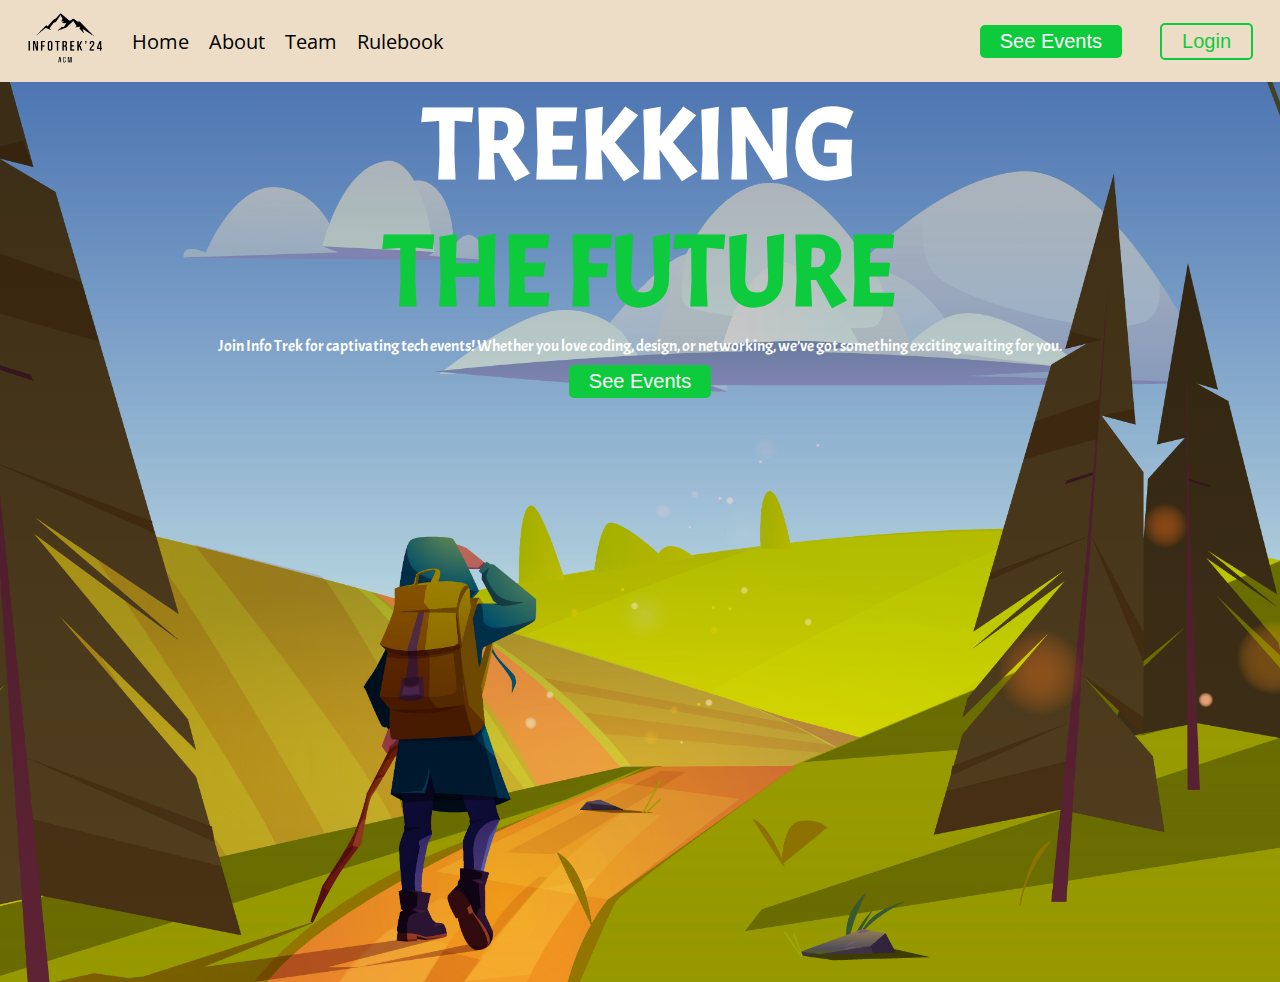
<file: index.html>
<!DOCTYPE html>
<html lang="en">
    <head>
        <meta charset="utf-8">
        <meta name="viewport" content="width=device-width, initial-scale=1, shrink-to-fit=no">
        <title>INFOTREK'24</title>

        <link href='https://fonts.googleapis.com/css?family=Acme' rel='stylesheet'>
        <link rel="stylesheet" href="style.css">
    </head>
    <body style="font-family: 'Acme';">
    <div class="navbar">
        <div class="navbar-left">
            <a href="index.html" class="navbar-image"><img src="images/infotrekdarklogo.png" alt="infotrek logo"></a>
            <a href="index.html">Home</a>
            <a href="about.html">About</a>
            <a href="team.html">Team</a>
            <a href="https://backend.infotrek24.tech/public/pdfs/rulebook.pdf">Rulebook</a>
        </div>

        <div class="navbar-right">
            <a href="events.html" class="navbar-button"><button>See Events</button></a>
            <a href="login.html" class="navbar-button btn-login"><button>Login</button></a>
        </div>
    </div>

        <div class="main-body home-page" style="height: 100vh;background: linear-gradient(to top, #cbc6c600, #0000004d),
                        url('images/801.jpg') no-repeat left center;background-size: cover;">
            <p class="white-heading">TREKKING</p>
            <p class="green-heading">THE FUTURE</p>
            <p style="color: white;">Join Info Trek for captivating tech events! Whether you love coding, design, or networking, we’ve got something exciting waiting for you.</p>
            <a href="events.html"><button>See Events</button></a>
        </div>

        
    </body>
</html>
</file>
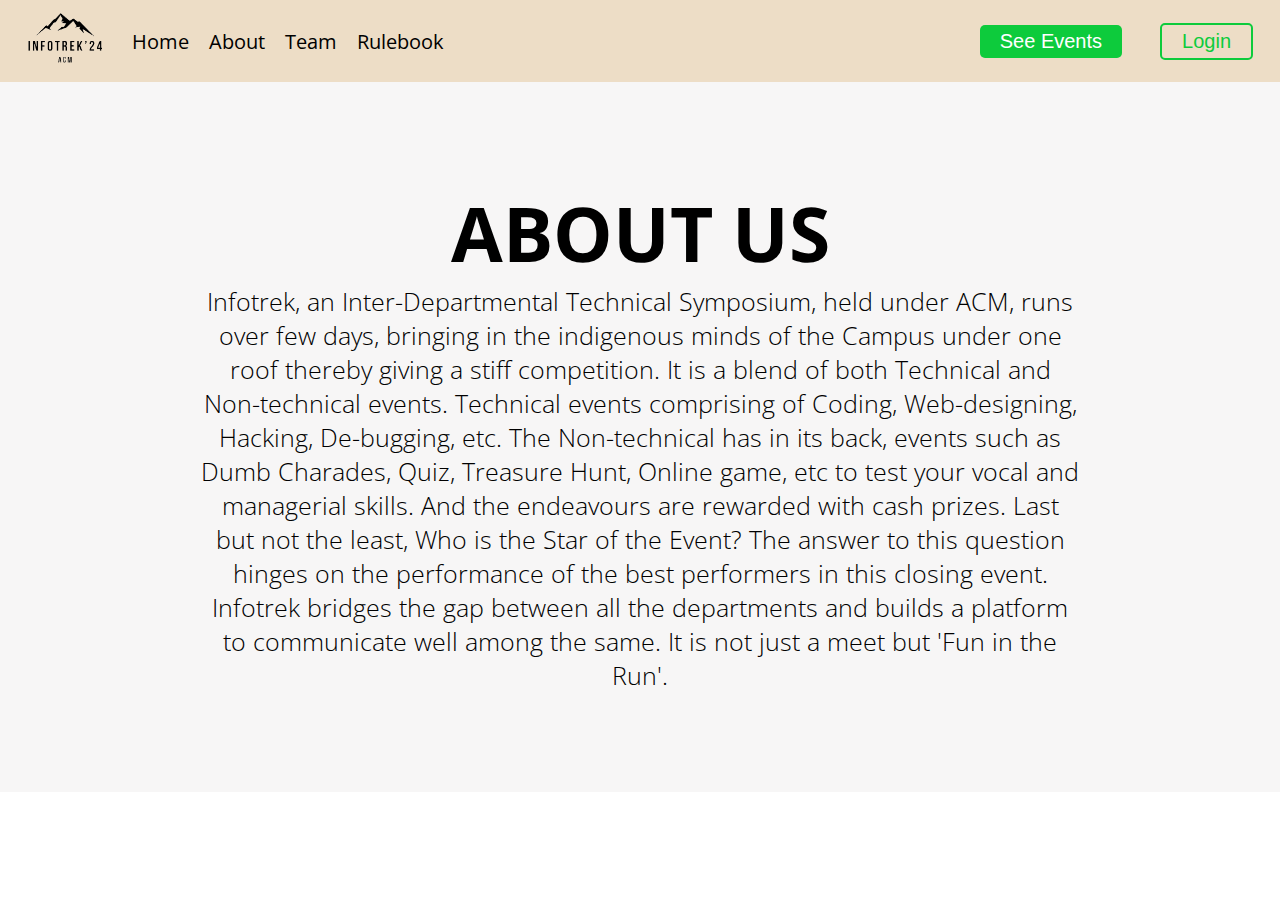
<file: about.html>
<!DOCTYPE html>
<html lang="en">

<head>
    <title>INFOTREK'24</title>

    <link href='https://fonts.googleapis.com/css?family=Acme' rel='stylesheet'>
    <link rel="stylesheet" href="style.css">
</head>

<body>

    <div class="navbar">
        <div class="navbar-left">
            <a href="index.html" class="navbar-image"><img src="images/infotrekdarklogo.png" alt="infotrek logo"></a>
            <a href="index.html">Home</a>
            <a href="about.html">About</a>
            <a href="team.html">Team</a>
            <a href="https://backend.infotrek24.tech/public/pdfs/rulebook.pdf">Rulebook</a>
        </div>

        <div class="navbar-right">
            <a href="events.html" class="navbar-button"><button>See Events</button></a>
            <a href="login.html" class="navbar-button btn-login"><button>Login</button></a>
        </div>
    </div>

    <div class="main-body">
        <div class="justify-center" style="padding: 100px 200px;">
            <h1>ABOUT US</h1>
            <p>Infotrek, an Inter-Departmental Technical Symposium, held under ACM, runs over few days, bringing in the
                indigenous minds of the Campus under one roof thereby giving a stiff competition. It is a blend of both
                Technical and Non-technical events. Technical events comprising of Coding, Web-designing, Hacking,
                De-bugging, etc. The Non-technical has in its back, events such as Dumb Charades, Quiz, Treasure Hunt,
                Online game, etc to test your vocal and managerial skills. And the endeavours are rewarded with cash
                prizes. Last but not the least, Who is the Star of the Event? The answer to this question hinges on the
                performance of the best performers in this closing event. Infotrek bridges the gap between all the
                departments and builds a platform to communicate well among the same. It is not just a meet but 'Fun in
                the Run'.</p>
        </div>
    </div>
</body>

</html>
</file>
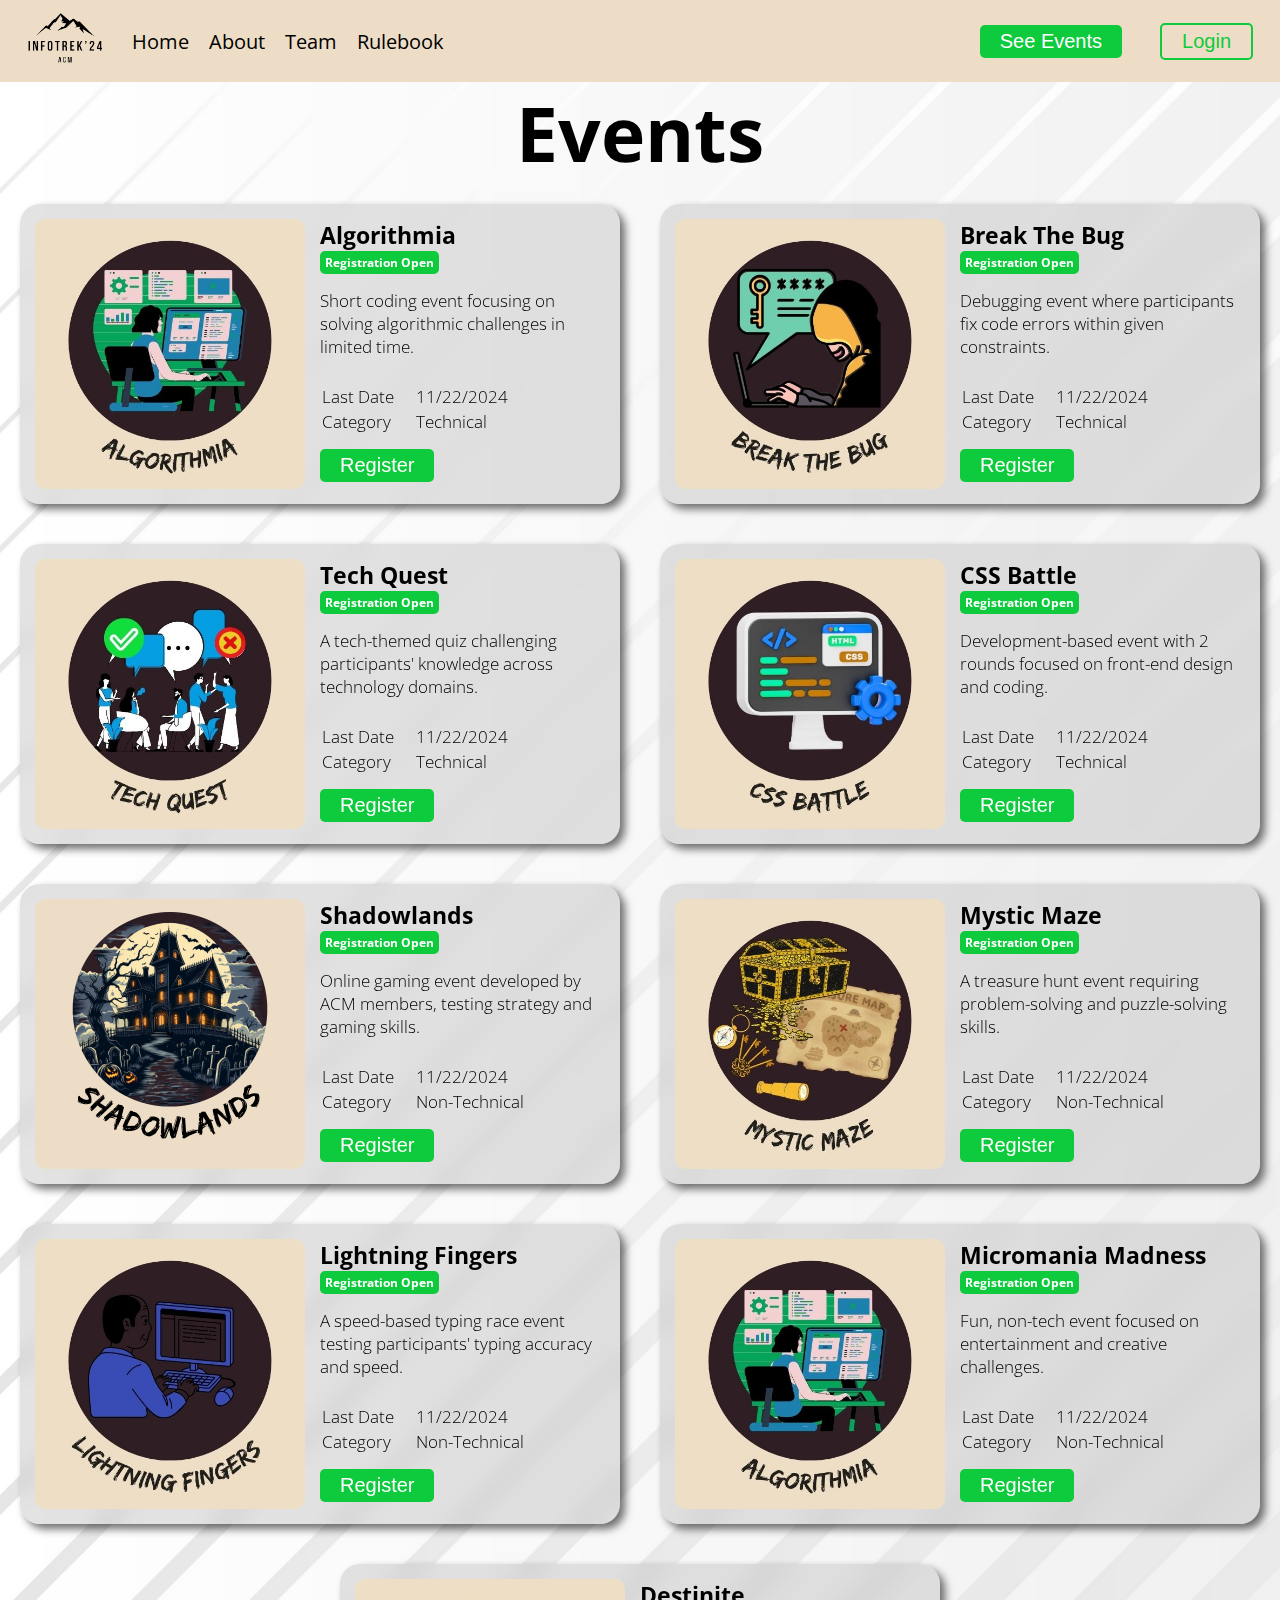
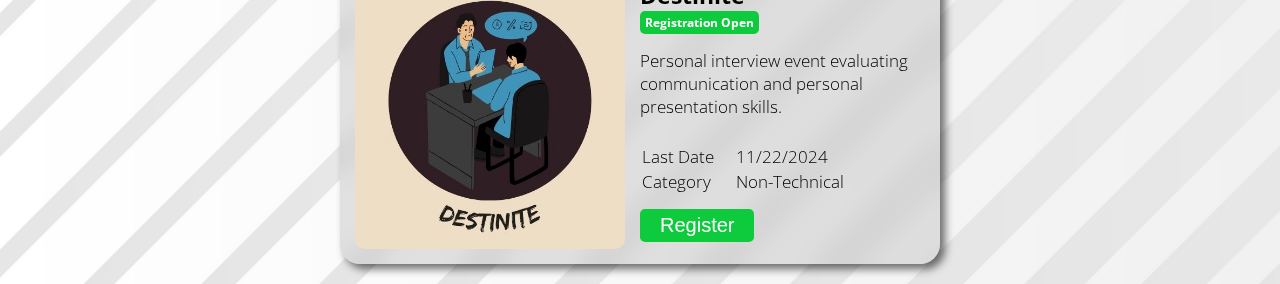
<file: events.html>
<!DOCTYPE html>
<html lang="en">

<head>
    <title>INFOTREK'24</title>

    <link href='https://fonts.googleapis.com/css?family=Acme' rel='stylesheet'>
    <link rel="stylesheet" href="style.css">
</head>

<body>

    <div class="navbar">
        <div class="navbar-left">
            <a href="index.html" class="navbar-image"><img src="images/infotrekdarklogo.png" alt="infotrek logo"></a>
            <a href="index.html">Home</a>
            <a href="about.html">About</a>
            <a href="team.html">Team</a>
            <a href="https://backend.infotrek24.tech/public/pdfs/rulebook.pdf">Rulebook</a>
        </div>

        <div class="navbar-right">
            <a href="events.html" class="navbar-button"><button>See Events</button></a>
            <a href="login.html" class="navbar-button btn-login"><button>Login</button></a>
        </div>
    </div>

    <div class="main-body event-page">
        <div class="justify-center" style="background-image: url('images/14763.jpg'); background-size: cover;">
            <h1>Events</h1>
            <!-- <br>
            <hr> -->

            <div class="flexbox">
                <div class="event-card">
                    <img src="images/events/Algorithmia.png" alt="" class="event-img">
                    <div class="event-details">
                        <h1 class="event-name">Algorithmia</h1>
                        <p class="event-status">Registration Open</p>
                        <p class="event-text">Short coding event focusing on solving algorithmic challenges in limited
                            time.</p>
                        <table class="event-table">
                            <tr>
                                <td>Last Date</td>
                                <td>11/22/2024</td>
                            </tr>
                            <tr>
                                <td>Category</td>
                                <td>Technical</td>
                            </tr>
                        </table>
                        <a href="#"><button class="btn-register">Register</button></a>
                    </div>
                </div>
                <div class="event-card">
                    <img src="images/events/break-the-bug.jpg" alt="" class="event-img">
                    <div class="event-details">
                        <h1 class="event-name">Break The Bug</h1>
                        <p class="event-status">Registration Open</p>
                        <p class="event-text">Debugging event where participants fix code errors within given
                            constraints.</p>
                        <table class="event-table">
                            <tr>
                                <td>Last Date</td>
                                <td>11/22/2024</td>
                            </tr>
                            <tr>
                                <td>Category</td>
                                <td>Technical</td>
                            </tr>
                        </table>
                        <a href="#"><button class="btn-register">Register</button></a>
                    </div>
                </div>
                <div class="event-card">
                    <img src="images/events/Tech-quest.jpg" alt="" class="event-img">
                    <div class="event-details">
                        <h1 class="event-name">Tech Quest</h1>
                        <p class="event-status">Registration Open</p>
                        <p class="event-text">A tech-themed quiz challenging participants' knowledge across technology
                            domains.</p>
                        <table class="event-table">
                            <tr>
                                <td>Last Date</td>
                                <td>11/22/2024</td>
                            </tr>
                            <tr>
                                <td>Category</td>
                                <td>Technical</td>
                            </tr>
                        </table>
                        <a href="#"><button class="btn-register">Register</button></a>
                    </div>
                </div>
                <div class="event-card">
                    <img src="images/events/css-battle.jpg" alt="" class="event-img">
                    <div class="event-details">
                        <h1 class="event-name">CSS Battle</h1>
                        <p class="event-status">Registration Open</p>
                        <p class="event-text">Development-based event with 2 rounds focused on front-end design and coding.</p>
                        <table class="event-table">
                            <tr>
                                <td>Last Date</td>
                                <td>11/22/2024</td>
                            </tr>
                            <tr>
                                <td>Category</td>
                                <td>Technical</td>
                            </tr>
                        </table>
                        <a href="#"><button class="btn-register">Register</button></a>
                    </div>
                </div>
                <div class="event-card">
                    <img src="images/events/shadowlands.png" alt="" class="event-img">
                    <div class="event-details">
                        <h1 class="event-name">Shadowlands</h1>
                        <p class="event-status">Registration Open</p>
                        <p class="event-text">Online gaming event developed by ACM members, testing strategy and gaming skills.</p>
                        <table class="event-table">
                            <tr>
                                <td>Last Date</td>
                                <td>11/22/2024</td>
                            </tr>
                            <tr>
                                <td>Category</td>
                                <td>Non-Technical</td>
                            </tr>
                        </table>
                        <a href="#"><button class="btn-register">Register</button></a>
                    </div>
                </div>
                <div class="event-card">
                    <img src="images/events/mystic-maze.jpg" alt="" class="event-img">
                    <div class="event-details">
                        <h1 class="event-name">Mystic Maze</h1>
                        <p class="event-status">Registration Open</p>
                        <p class="event-text">A treasure hunt event requiring problem-solving and puzzle-solving skills.</p>
                        <table class="event-table">
                            <tr>
                                <td>Last Date</td>
                                <td>11/22/2024</td>
                            </tr>
                            <tr>
                                <td>Category</td>
                                <td>Non-Technical</td>
                            </tr>
                        </table>
                        <a href="#"><button class="btn-register">Register</button></a>
                    </div>
                </div>
                <div class="event-card">
                    <img src="images/events/lightning-fingers.jpg" alt="" class="event-img">
                    <div class="event-details">
                        <h1 class="event-name">Lightning Fingers</h1>
                        <p class="event-status">Registration Open</p>
                        <p class="event-text">A speed-based typing race event testing participants' typing accuracy and speed.</p>
                        <table class="event-table">
                            <tr>
                                <td>Last Date</td>
                                <td>11/22/2024</td>
                            </tr>
                            <tr>
                                <td>Category</td>
                                <td>Non-Technical</td>
                            </tr>
                        </table>
                        <a href="#"><button class="btn-register">Register</button></a>
                    </div>
                </div>
                <div class="event-card">
                    <img src="images/events/Algorithmia.png" alt="" class="event-img">
                    <div class="event-details">
                        <h1 class="event-name">Micromania Madness</h1>
                        <p class="event-status">Registration Open</p>
                        <p class="event-text">Fun, non-tech event focused on entertainment and creative challenges.</p>
                        <table class="event-table">
                            <tr>
                                <td>Last Date</td>
                                <td>11/22/2024</td>
                            </tr>
                            <tr>
                                <td>Category</td>
                                <td>Non-Technical</td>
                            </tr>
                        </table>
                        <a href="#"><button class="btn-register">Register</button></a>
                    </div>
                </div>
                <div class="event-card">
                    <img src="images/events/destinite.jpg" alt="" class="event-img">
                    <div class="event-details">
                        <h1 class="event-name">Destinite</h1>
                        <p class="event-status">Registration Open</p>
                        <p class="event-text">Personal interview event evaluating communication and personal presentation skills.</p>
                        <table class="event-table">
                            <tr>
                                <td>Last Date</td>
                                <td>11/22/2024</td>
                            </tr>
                            <tr>
                                <td>Category</td>
                                <td>Non-Technical</td>
                            </tr>
                        </table>
                        <a href="#"><button class="btn-register">Register</button></a>
                    </div>
                </div>
            </div>
        </div>
    </div>
    </div>
    </div>
</body>

</html>
</file>
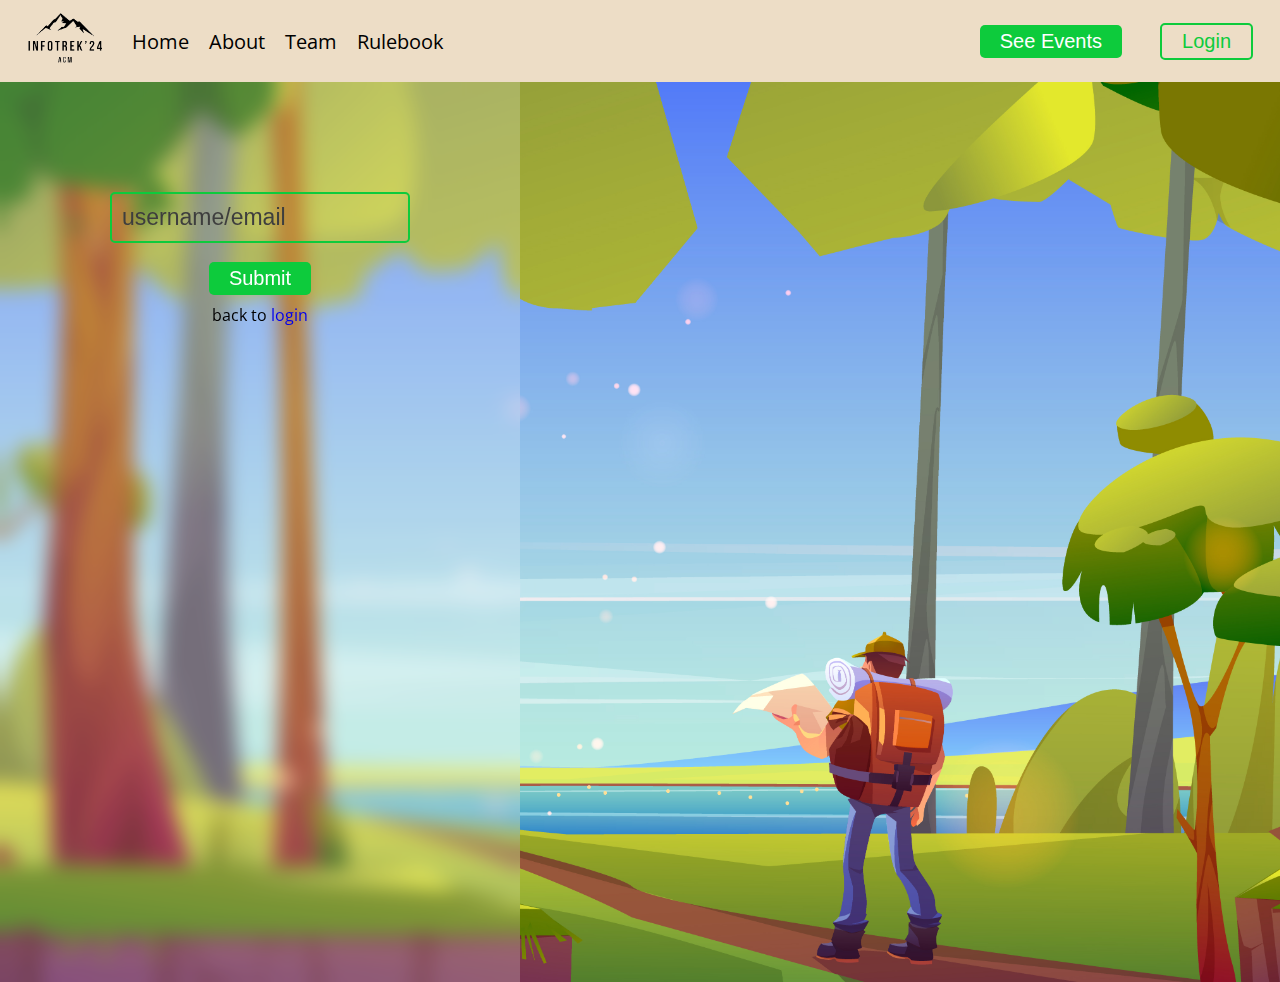
<file: forgot_password.html>
<!DOCTYPE html>
<html lang="en">

<head>
    <title>INFOTREK'24</title>

    <link href='https://fonts.googleapis.com/css?family=Acme' rel='stylesheet'>
    <link rel="stylesheet" href="style.css">
</head>

<body>

    <div class="navbar">
        <div class="navbar-left">
            <a href="index.html" class="navbar-image"><img src="images/infotrekdarklogo.png" alt="infotrek logo"></a>
            <a href="index.html">Home</a>
            <a href="about.html">About</a>
            <a href="team.html">Team</a>
            <a href="https://backend.infotrek24.tech/public/pdfs/rulebook.pdf">Rulebook</a>
        </div>

        <div class="navbar-right">
            <a href="events.html" class="navbar-button"><button>See Events</button></a>
            <a href="login.html" class="navbar-button btn-login"><button>Login</button></a>
        </div>
    </div>

    <div class="login-page">
        <div class="login-form">
            <form action="#">
                <input type="text" name="username" id="username" placeholder="username/email"><br>
                <button type="submit">Submit</button><br>
                <p>back to <a href="login.html" sty>login</a></p>
            </form>
        </div>
    </div>

</body>

</html>
</file>
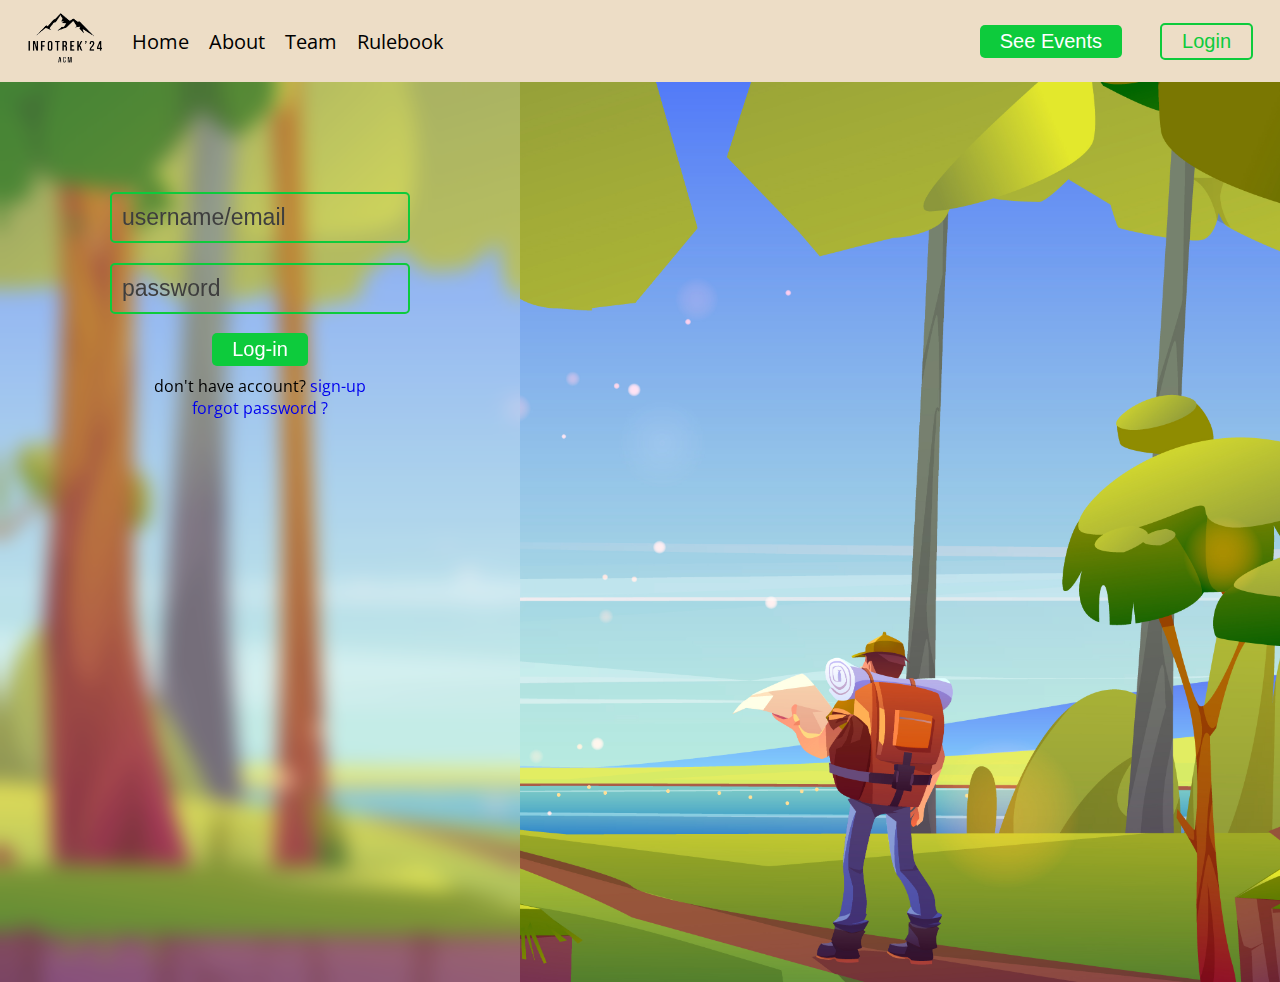
<file: login.html>
<!DOCTYPE html>
<html lang="en">

<head>
    <title>INFOTREK'24</title>

    <link href='https://fonts.googleapis.com/css?family=Acme' rel='stylesheet'>
    <link rel="stylesheet" href="style.css">
</head>

<body>

    <div class="navbar">
        <div class="navbar-left">
            <a href="index.html" class="navbar-image"><img src="images/infotrekdarklogo.png" alt="infotrek logo"></a>
            <a href="index.html">Home</a>
            <a href="about.html">About</a>
            <a href="team.html">Team</a>
            <a href="https://backend.infotrek24.tech/public/pdfs/rulebook.pdf">Rulebook</a>
        </div>

        <div class="navbar-right">
            <a href="events.html" class="navbar-button"><button>See Events</button></a>
            <a href="login.html" class="navbar-button btn-login"><button>Login</button></a>
        </div>
    </div>

    <div class="login-page">
        <div class="login-form">
            <form action="#">
                <input type="text" name="username" id="username" placeholder="username/email"><br>
                <input type="password" name="password" id="password" placeholder="password"><br>
                <button type="submit">Log-in</button><br>
                <p>don't have account? <a href="signup.html" sty>sign-up</a></p>
                <p><a href="forgot_password.html">forgot password ?</a></p>
            </form>
        </div>
    </div>

</body>

</html>
</file>
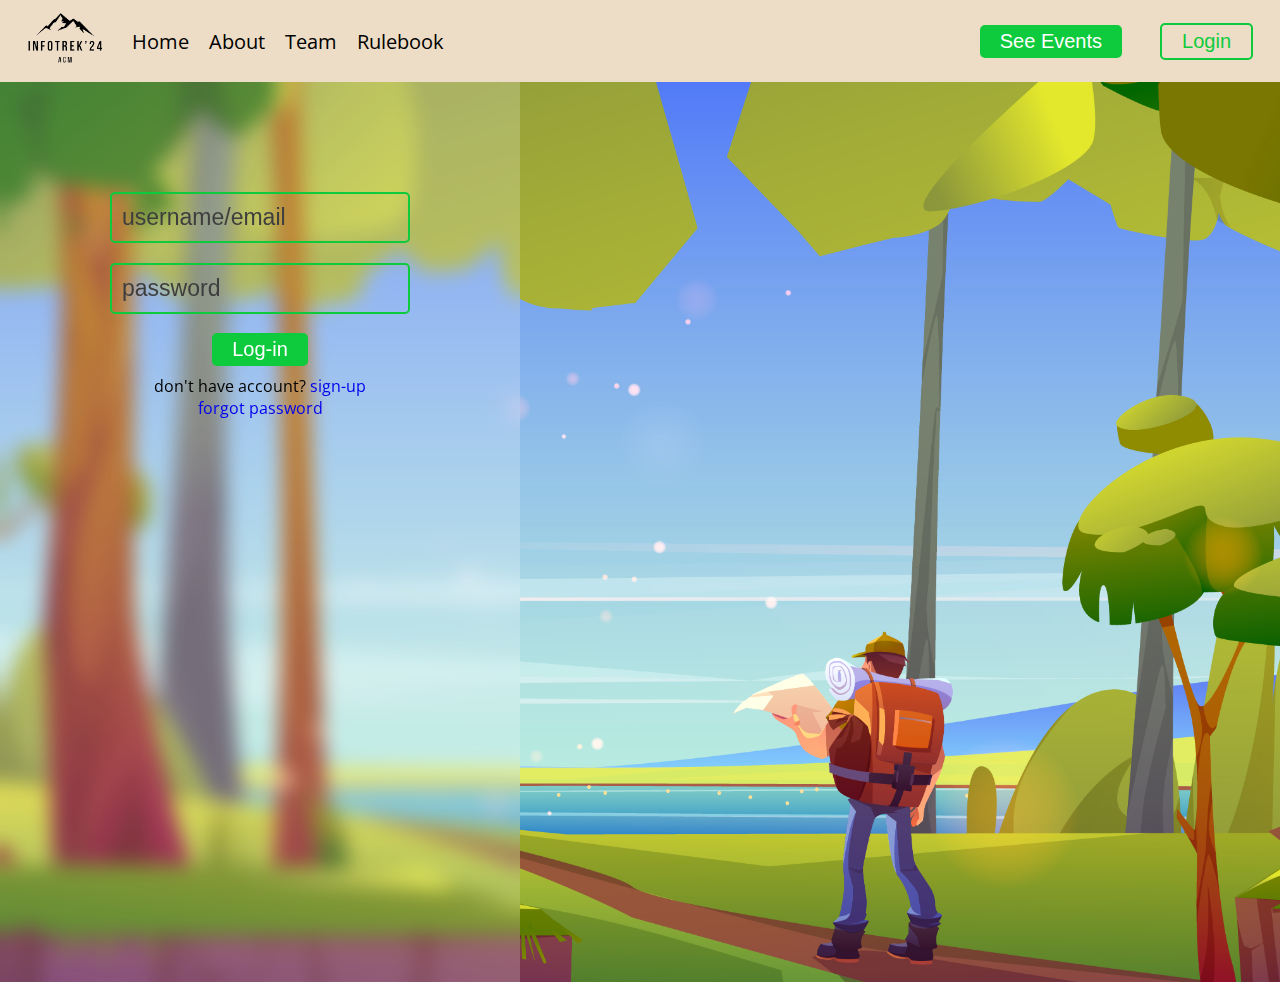
<file: new.html>
<!DOCTYPE html>
<html lang="en">

<head>
    <title>INFOTREK'24</title>

    <link href='https://fonts.googleapis.com/css?family=Acme' rel='stylesheet'>
    <link rel="stylesheet" href="style.css">
</head>

<body>

    <div class="navbar">
        <div class="navbar-left">
            <a href="index.html" class="navbar-image"><img src="images/infotrekdarklogo.png" alt="infotrek logo"></a>
            <a href="index.html">Home</a>
            <a href="about.html">About</a>
            <a href="team.html">Team</a>
            <a href="https://backend.infotrek24.tech/public/pdfs/rulebook.pdf">Rulebook</a>
        </div>

        <div class="navbar-right">
            <a href="events.html" class="navbar-button"><button>See Events</button></a>
            <a href="login.html" class="navbar-button btn-login"><button>Login</button></a>
        </div>
    </div>

    <div class="login-page">
        <div class="login-form">
            <form action="#">
                <input type="text" name="username" id="username" placeholder="username/email"><br>
                <input type="password" name="password" id="password" placeholder="password"><br>
                <button type="submit">Log-in</button><br>
                <p>don't have account? <a href="signup.html" sty>sign-up</a></p>
                <p><a href="forgot_password.html">forgot password</a></p>
            </form>
        </div>
    </div>

</body>

</html>
</file>
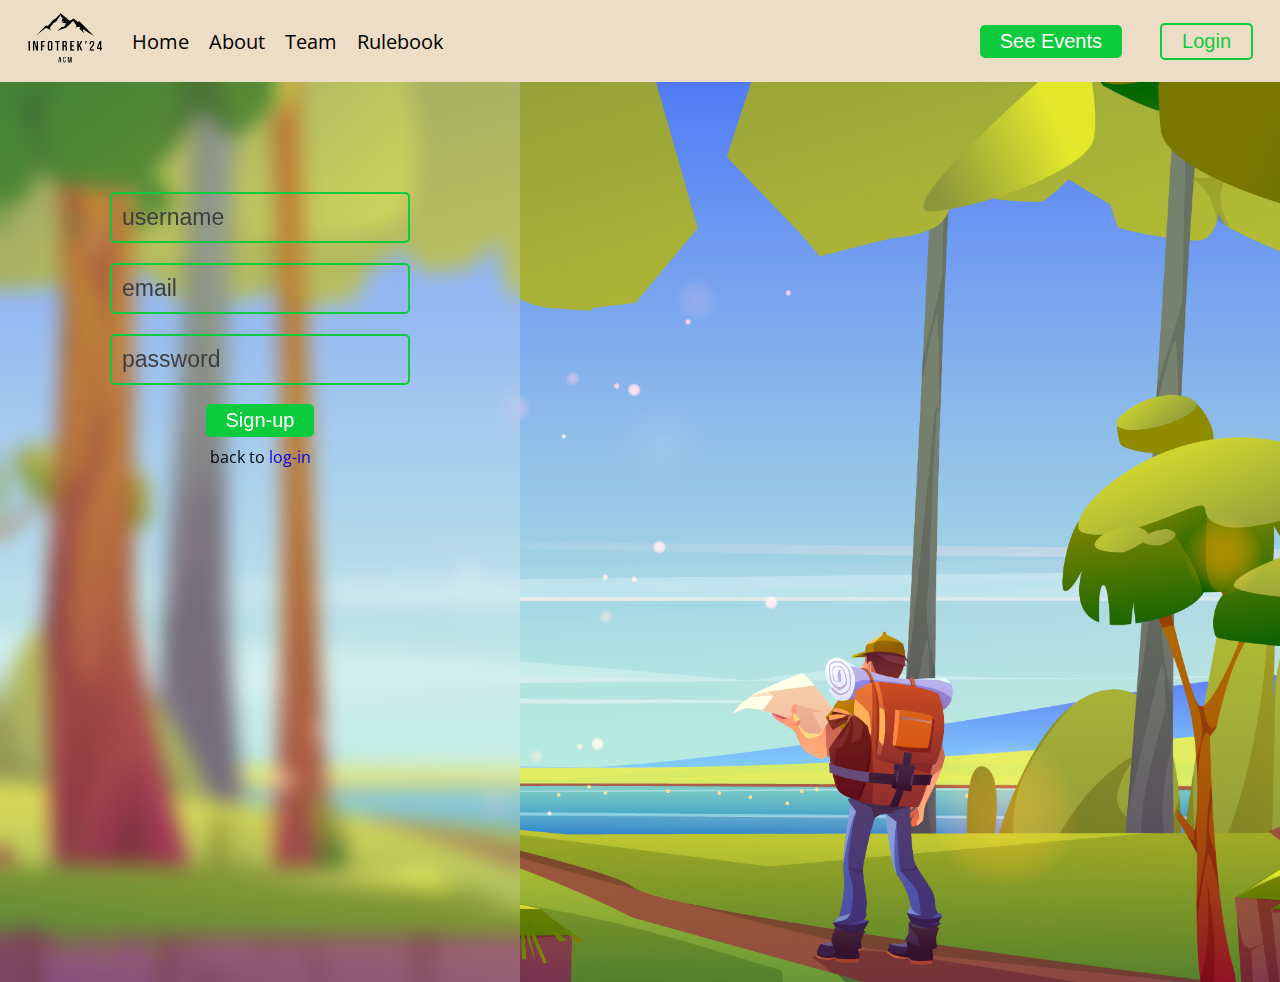
<file: signup.html>
<!DOCTYPE html>
<html lang="en">

<head>
    <title>INFOTREK'24</title>

    <link href='https://fonts.googleapis.com/css?family=Acme' rel='stylesheet'>
    <link rel="stylesheet" href="style.css">
</head>

<body>

    <div class="navbar">
        <div class="navbar-left">
            <a href="index.html" class="navbar-image"><img src="images/infotrekdarklogo.png" alt="infotrek logo"></a>
            <a href="index.html">Home</a>
            <a href="about.html">About</a>
            <a href="team.html">Team</a>
            <a href="https://backend.infotrek24.tech/public/pdfs/rulebook.pdf">Rulebook</a>
        </div>

        <div class="navbar-right">
            <a href="events.html" class="navbar-button"><button>See Events</button></a>
            <a href="login.html" class="navbar-button btn-login"><button>Login</button></a>
        </div>
    </div>

    <div class="login-page">
        <div class="login-form">
            <form action="#">
                <input type="text" name="username" id="username" placeholder="username"><br>
                <input type="email" name="email" id="email" placeholder="email"><br>
                <input type="password" name="password" id="password" placeholder="password"><br>
                <button type="submit">Sign-up</button><br>
                <p>back to <a href="login.html" sty>log-in</a></p>
            </form>
        </div>
    </div>

</body>

</html>
</file>
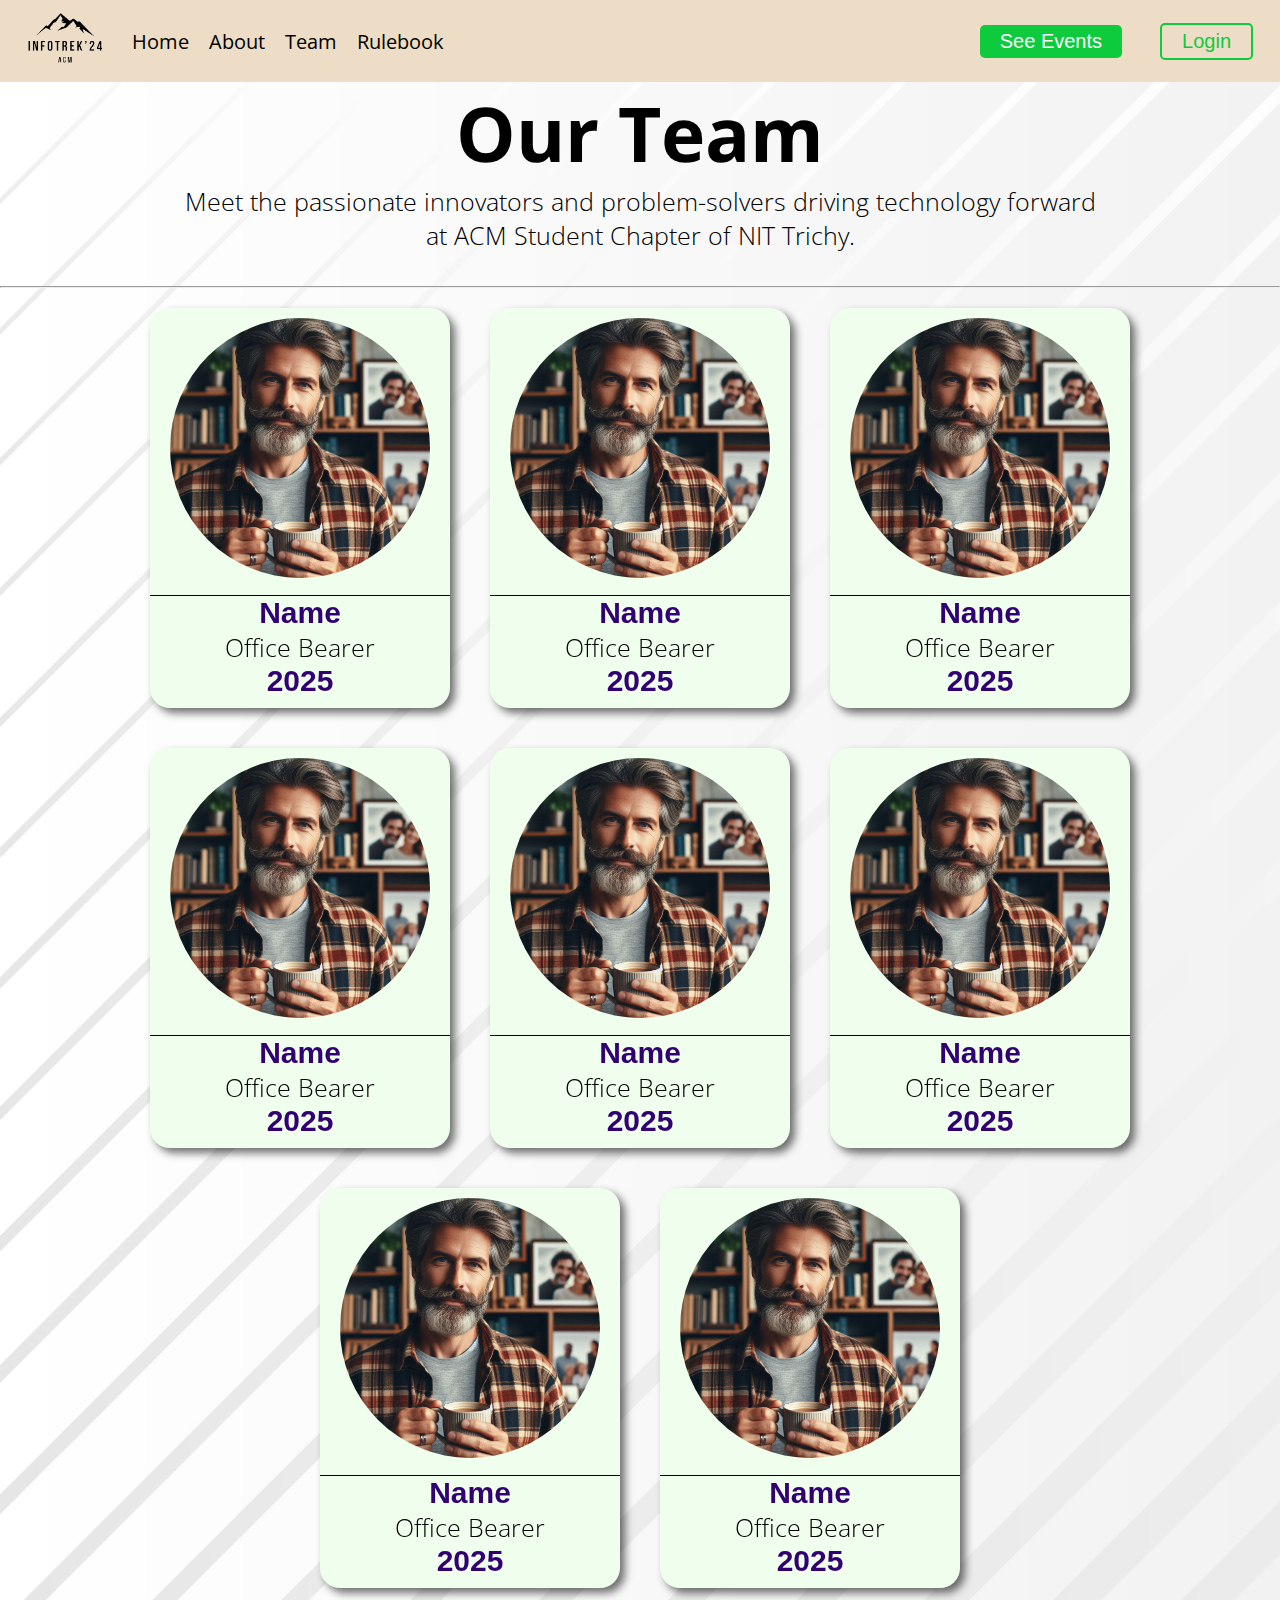
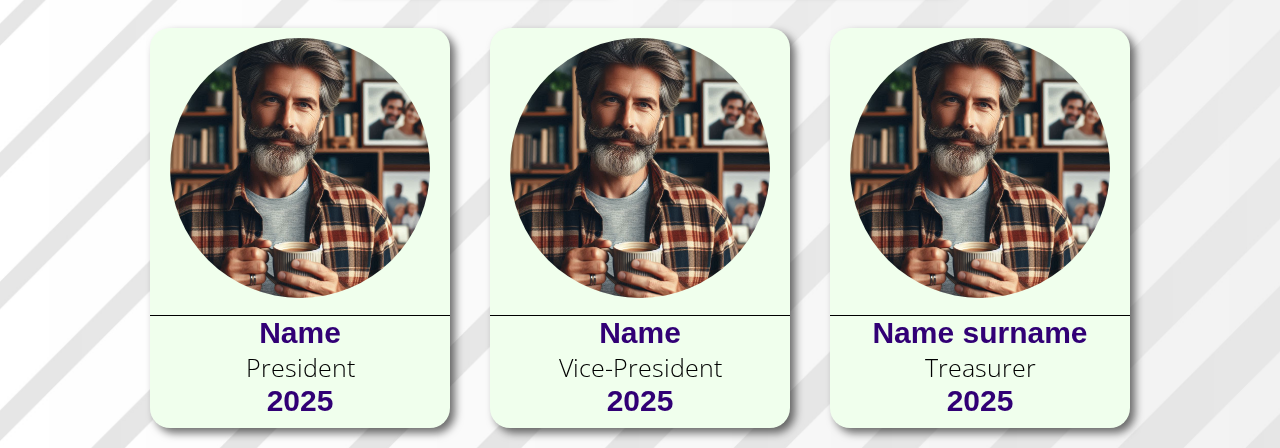
<file: team.html>
<!DOCTYPE html>
<html lang="en">

<head>
    <title>INFOTREK'24</title>

    <link href='https://fonts.googleapis.com/css?family=Acme' rel='stylesheet'>
    <link rel="stylesheet" href="style.css">
</head>

<body>

    <div class="navbar">
        <div class="navbar-left">
            <a href="index.html" class="navbar-image"><img src="images/infotrekdarklogo.png" alt="infotrek logo"></a>
            <a href="index.html">Home</a>
            <a href="about.html">About</a>
            <a href="team.html">Team</a>
            <a href="https://backend.infotrek24.tech/public/pdfs/rulebook.pdf">Rulebook</a>
        </div>

        <div class="navbar-right">
            <a href="events.html" class="navbar-button"><button>See Events</button></a>
            <a href="login.html" class="navbar-button btn-login"><button>Login</button></a>
        </div>
    </div>

    <div class="main-body team-page">
        <div class="justify-center" style="background-image: url('images/14763.jpg'); background-size: cover;">
            <h1>Our Team</h1>
            <p>Meet the passionate innovators and problem-solvers driving technology forward <br>at ACM Student Chapter
                of NIT Trichy.</p>
            <br>
            <hr>
            <div class="2026 flexbox">
                <div class="profile-card">
                    <img src="images/profile2.png" alt="profile image">
                    <div class="lower-profile-card">
                        <p class="name">Name</p>
                        <p class="Post">Office Bearer</p>
                        <p class="batch">2025</p>
                    </div>
                </div>
                <div class="profile-card">
                    <img src="images/profile2.png" alt="profile image">
                    <div class="lower-profile-card">
                        <p class="name">Name</p>
                        <p class="Post">Office Bearer</p>
                        <p class="batch">2025</p>
                    </div>
                </div>
                <div class="profile-card">
                    <img src="images/profile2.png" alt="profile image">
                    <div class="lower-profile-card">
                        <p class="name">Name</p>
                        <p class="Post">Office Bearer</p>
                        <p class="batch">2025</p>
                    </div>
                </div>
                <div class="profile-card">
                    <img src="images/profile2.png" alt="profile image">
                    <div class="lower-profile-card">
                        <p class="name">Name</p>
                        <p class="Post">Office Bearer</p>
                        <p class="batch">2025</p>
                    </div>
                </div>
                <div class="profile-card">
                    <img src="images/profile2.png" alt="profile image">
                    <div class="lower-profile-card">
                        <p class="name">Name</p>
                        <p class="Post">Office Bearer</p>
                        <p class="batch">2025</p>
                    </div>
                </div>
                <div class="profile-card">
                    <img src="images/profile2.png" alt="profile image">
                    <div class="lower-profile-card">
                        <p class="name">Name</p>
                        <p class="Post">Office Bearer</p>
                        <p class="batch">2025</p>
                    </div>
                </div>
                <div class="profile-card">
                    <img src="images/profile2.png" alt="profile image">
                    <div class="lower-profile-card">
                        <p class="name">Name</p>
                        <p class="Post">Office Bearer</p>
                        <p class="batch">2025</p>
                    </div>
                </div>
                <div class="profile-card">
                    <img src="images/profile2.png" alt="profile image">
                    <div class="lower-profile-card">
                        <p class="name">Name</p>
                        <p class="Post">Office Bearer</p>
                        <p class="batch">2025</p>
                    </div>
                </div>
                <br>
            </div>

            <div class="2025 flexbox">
                <div class="profile-card">
                    <img src="images/profile2.png" alt="profile image">
                    <div class="lower-profile-card">
                        <p class="name">Name</p>
                        <p class="Post">President</p>
                        <p class="batch">2025</p>
                    </div>
                </div>
                <div class="profile-card">
                    <img src="images/profile2.png" alt="profile image">
                    <div class="lower-profile-card">
                        <p class="name">Name</p>
                        <p class="Post">Vice-President</p>
                        <p class="batch">2025</p>
                    </div>
                </div>
                <div class="profile-card">
                    <img src="images/profile2.png" alt="profile image">
                    <div class="lower-profile-card">
                        <p class="name">Name surname</p>
                        <p class="Post">Treasurer</p>
                        <p class="batch">2025</p>
                    </div>
                </div>
            </div>
        </div>
    </div>
</body>

</html>
</file>
<file: style.css>
@import url('https://fonts.googleapis.com/css2?family=Montserrat:ital,wght@0,100..900;1,100..900&family=Open+Sans:ital,wght@0,300..800;1,300..800&display=swap');
* {
    margin: 0;
    padding: 0;
    box-sizing: border-box;
    transition: 0.4s;
}

a{
    text-decoration: none;
}

body {
    font-family: 'open sans',sans-serif;
}

/*----------------------+  navigaton bar styles  +---------------------------------- */

.navbar {
    font-family: 'open sans',sans-serif;
    display: flex;
    justify-content: space-between;
    align-items: center;
    padding: 8px;

    background-color: #edddc6;
    color: #000;
    font-size: 20px;
}

.navbar-left, .navbar-right {
    display: flex;
    align-items: center;
}

a.navbar-image img{
    /* border:black solid 2px; */
    padding: 5px 10px;
    height: 60px;
    justify-items: center;
}

.navbar a {
    /* padding: 19px 0; */
    color: #000;
    text-decoration: none;
    margin: 0 10px;
}

.navbar a:hover {
    transition: 0s;
    transform: scale(105%);
    color: #0c7500;
}
.navbar a:active {
    transform: scale(100%);
}

/*------------------+  button styles  +-----------------------*/

button {
    border: none;
    margin: 9px 9px;
    padding: 5px 20px;
    
    background-color: #0dcb3c;
    color: white;
    border-radius: 5px;
    font-size: 20px;
    cursor: pointer;
}
button:hover {
    transform: scale(105%);
}
button:active{
    transition: 0.1s;
    transform: scale(100%);
}

.btn-login button {
    border: #0dcb3c solid 2px;
    color: #0dcb3c;
    background-color: transparent; /* Different color for login */
}

/* ----------------+  home page styles  +------------------------- */

.main-body {
    text-align: center;
    background-color: #f7f6f6;
}

.white-heading {
    font-weight: 900;
    font-size: 100px;
    color: white;
    padding: 0 0 0 0;
    margin: 0 0 0 0;
}

.green-heading {
    font-weight: 900;
    font-size: 100px;
    color: #0dcb3c;
}

h1 {
    font-size: 75px;
}

.justify-center {
    /* padding: 150px 220px; */
    font-size: 25px;
    font-weight: lighter;
}

.flexbox {
    display: flex;
    flex-wrap: wrap;
    justify-content: center;
}

.profile-card {
    margin: 20px 20px;
    height: 400px;
    width: 300px;
    background-color: #f0ffed;
    backdrop-filter: blur(9px);
    border-radius: 20px;
    box-shadow: 5px 5px 8px #00000090;
}

.profile-card:hover {
    box-shadow: 30px 30px 50px #000000ba;
    cursor: pointer;
    transform: scale(105%);
    transform: skew;
}

.profile-card img {
    height: 280px;
    width: 280px;
    padding: 10px 10px;
    border-radius: 140px;
}

.profile-card .name,
.profile-card .batch {
    font-size: larger;
    font-family: 'Gill Sans', 'Gill Sans MT', Calibri, 'Trebuchet MS', sans-serif;
    font-weight: 900;
    color: #310075;
}

.profile-card .lower-profile-card {
    border-top: black solid 1px;
}

/*event page style ________________________________________________________________ */

.event-card {
    display: flex;
    margin: 20px 20px;
    height: 300px;
    width: 600px;
    background-color: #bebebe6d;
    backdrop-filter: blur(10px);
    border-radius: 20px;
    box-shadow: 5px 5px 8px #00000090;
    cursor: pointer;
}

.event-card:hover {
    box-shadow: 30px 30px 50px #000000ba;
    transform: scale(105%,105%);
}

.event-card .event-img {
    float: left;
    height: 100%;
    padding: 15px;
    border-radius: 25px;
}

.event-details {
    height: 100%;
    padding: 15px 15px 15px 0;
    text-align: left;
}

h1.event-name {
    font-size: 23px;
}

p.event-status {
    display: flex;
    flex-wrap: wrap;
    font-size: 12px;
    background-color: #0dcb3c;
    padding: 3px 5px;
    width: fit-content;
    border-radius: 5px;
    color: white;
    font-weight: bold;
}

p.event-text {
    font-size: 17px;
    padding: 15px 0px;
}

.event-table {
    font-size: 17px;
    padding: 10px 0px;
}

.event-table td {
    padding: 0 20px 0 0;
}
.btn-register{
    margin:0;
}
.btn-register:focus{
    background-color: red;
}

/* login-pafge styles   ____________________________________________________________________ */
.login-page{
    background: url('images/802.jpg') no-repeat center center;background-size: cover;
    height: 100vh;
    flex-wrap: wrap;
    /* flex-direction: ; */
    justify-content: left;
}
.login-form{
    padding: 100px;
    text-align: center;
    background-color: #ffffff35;
    backdrop-filter: blur(10px);
    float: left;
    height: 100%;
}
.login-form input{
    font-size: 23px;
    background-color: #00000000;
    border: #0dcb3c solid 2px;
    padding: 10px;
    margin: 10px;
    border-radius: 5px;
    width: 300px;
}
.login-form input::placeholder{
    color: #3e3e3e;
}
.login-form input:target{
    background-color: #ffffff00;
    border: #0dcb3c solid 2px;

}

/* responsiveness ___________________________________________________ */

@media (max-width: 600px){
    /* navbar style for mobiles/ */
    .navbar {
        flex-direction: column;
    }
    .navbar-left, .navbar-right {
        justify-content: center;
        margin: 5px 0;
    }
    /* home page styles fro mobiles */
    .white-heading , .green-heading{
        font-size: 60px;
    }

    /* eventpage styles for mobiles */
    .event-card{
        transform: scale(80%);
    }
    .event-card:hover{
        transform: scale(82%);
    }
    .event-text{
        font-size: 5px;
    }

    /* login page styles for  */
    .login-form{
        float: none;
        height: fit-content;
    }
}
</file>
